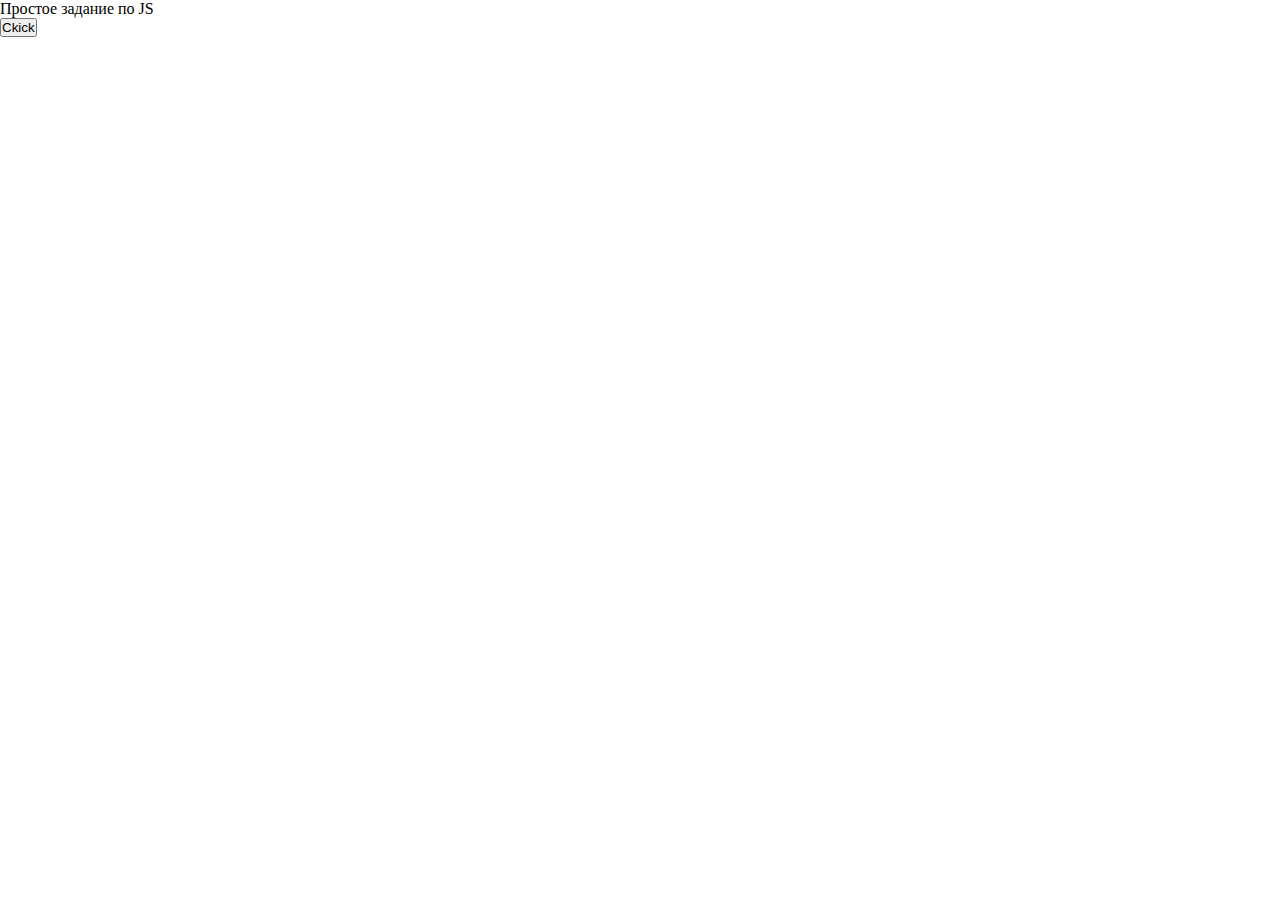
<file: 1.html>
<!DOCTYPE html>
<html lang="en">
<head>
	<meta charset="UTF-8">
	<meta http-equiv="X-UA-Compatible" content="IE=edge">
	<meta name="viewport" content="width=device-width, initial-scale=1.0">
	<link rel="stylesheet" href="./assets/css/style.css">
	<title>Document</title>
</head>
<body>
	<p class="text__1">Простое задание по JS</p>
	<button class="btn__1">Ckick</button>
	<script src="./assets/js/script.js"></script>
</body>
</html>
</file>
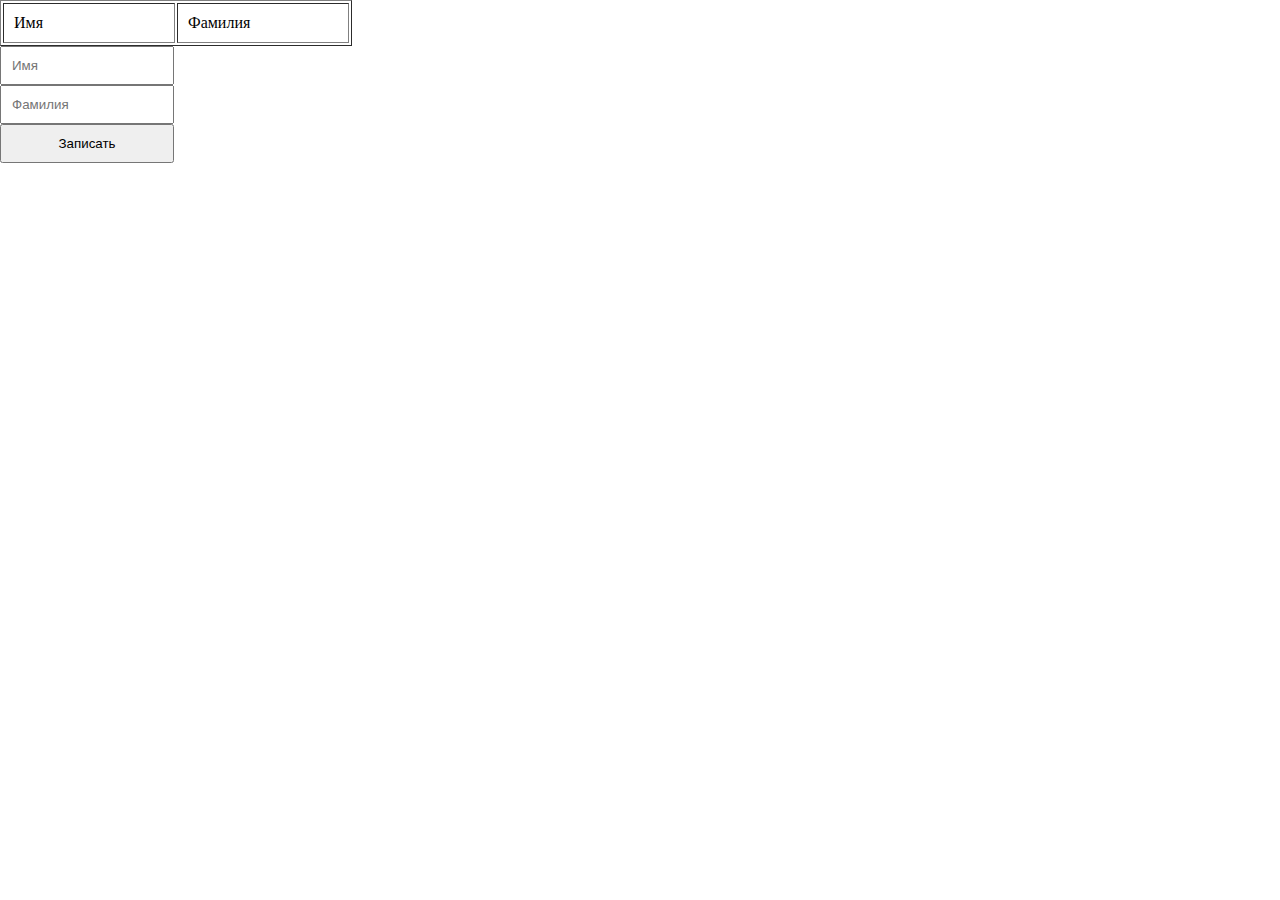
<file: 10.html>
<!DOCTYPE html>
<html lang="en">
<head>
	<meta charset="UTF-8">
	<meta http-equiv="X-UA-Compatible" content="IE=edge">
	<meta name="viewport" content="width=device-width, initial-scale=1.0">
	<link rel="stylesheet" href="./assets/css/style.css">
	<title>Document</title>
</head>
<body>
	<table id="myTable"  border="1">
		<tr><td class="table__10">Имя</td><td class="table__10">Фамилия</td></tr>
	</table>
	<form class="form__10">
		<input type="text" placeholder="Имя" class="input__10" id="input__1">
		<input type="text" placeholder="Фамилия" class="input__10" id="input__2t">
		<input type="button" value="Записать" class="btn__10">
	</form>
	<script src="./assets/js/script.js"></script>
</body>
</html>
</file>
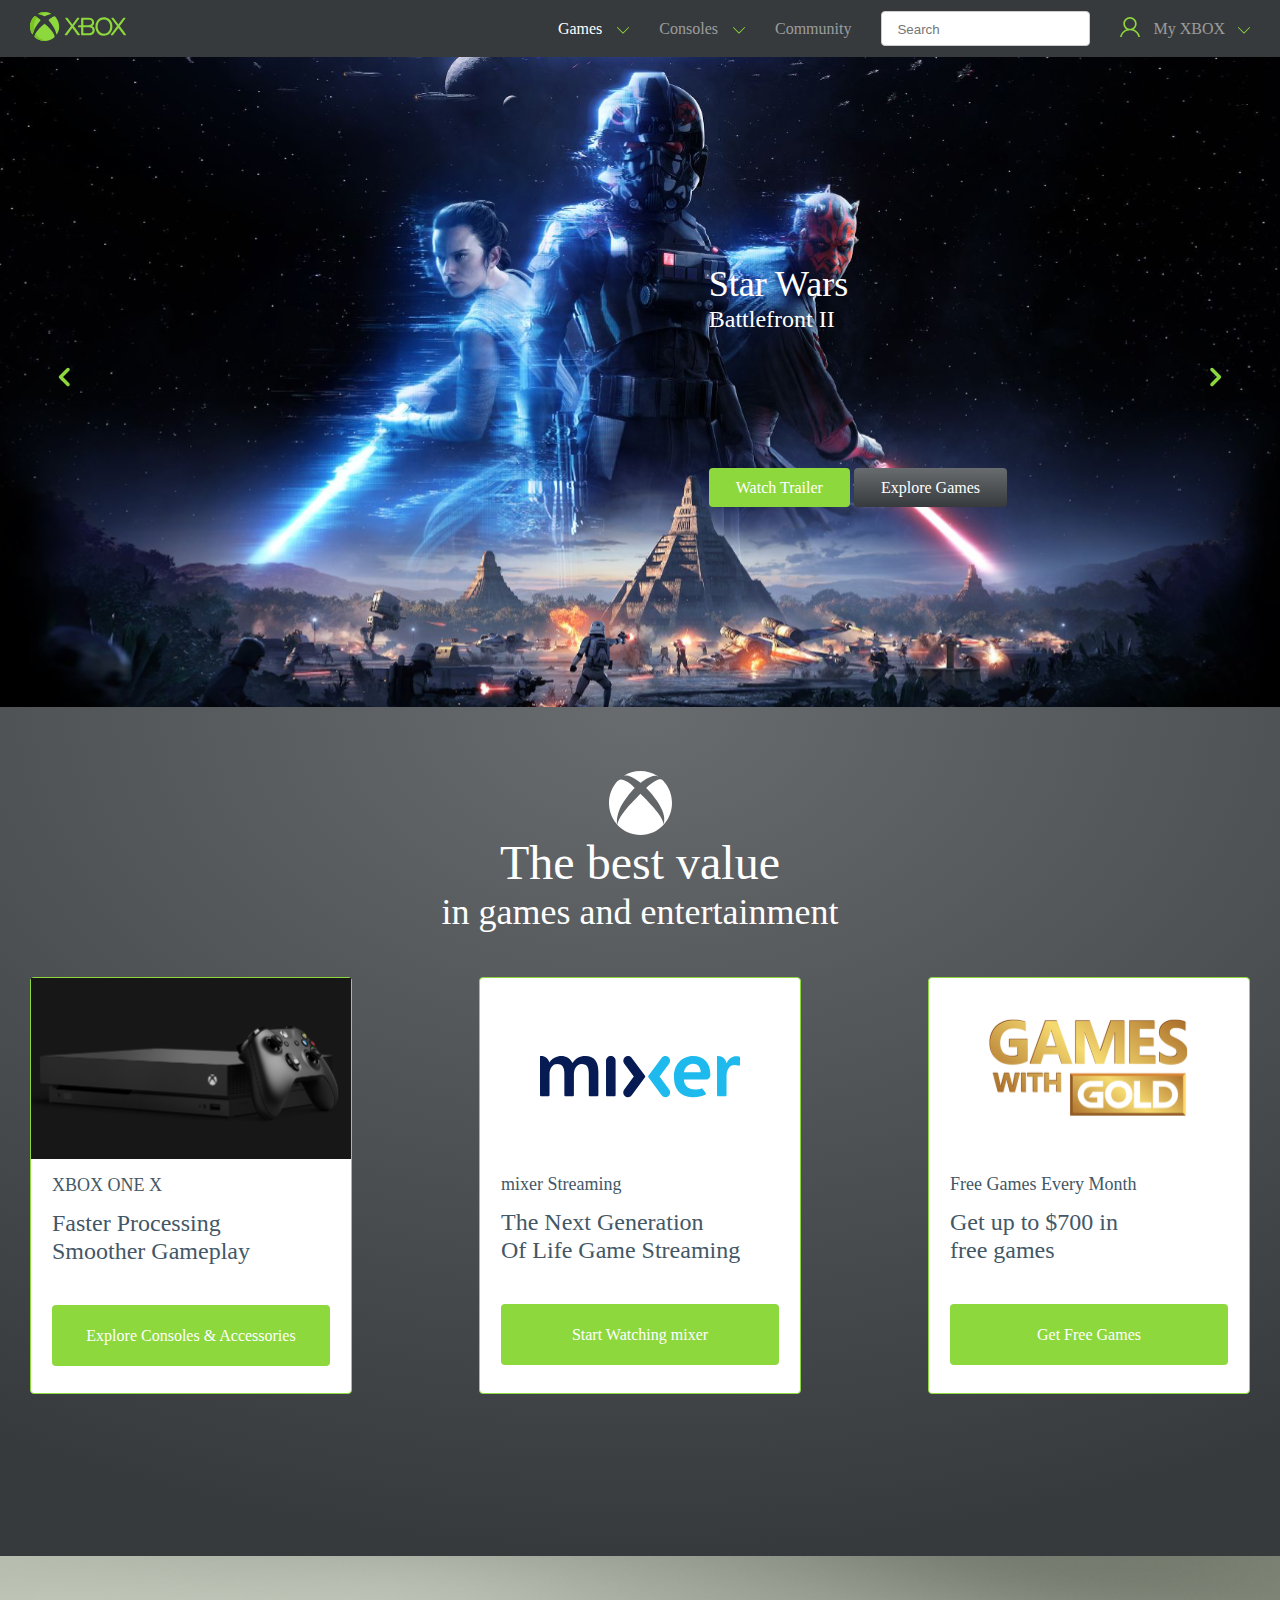
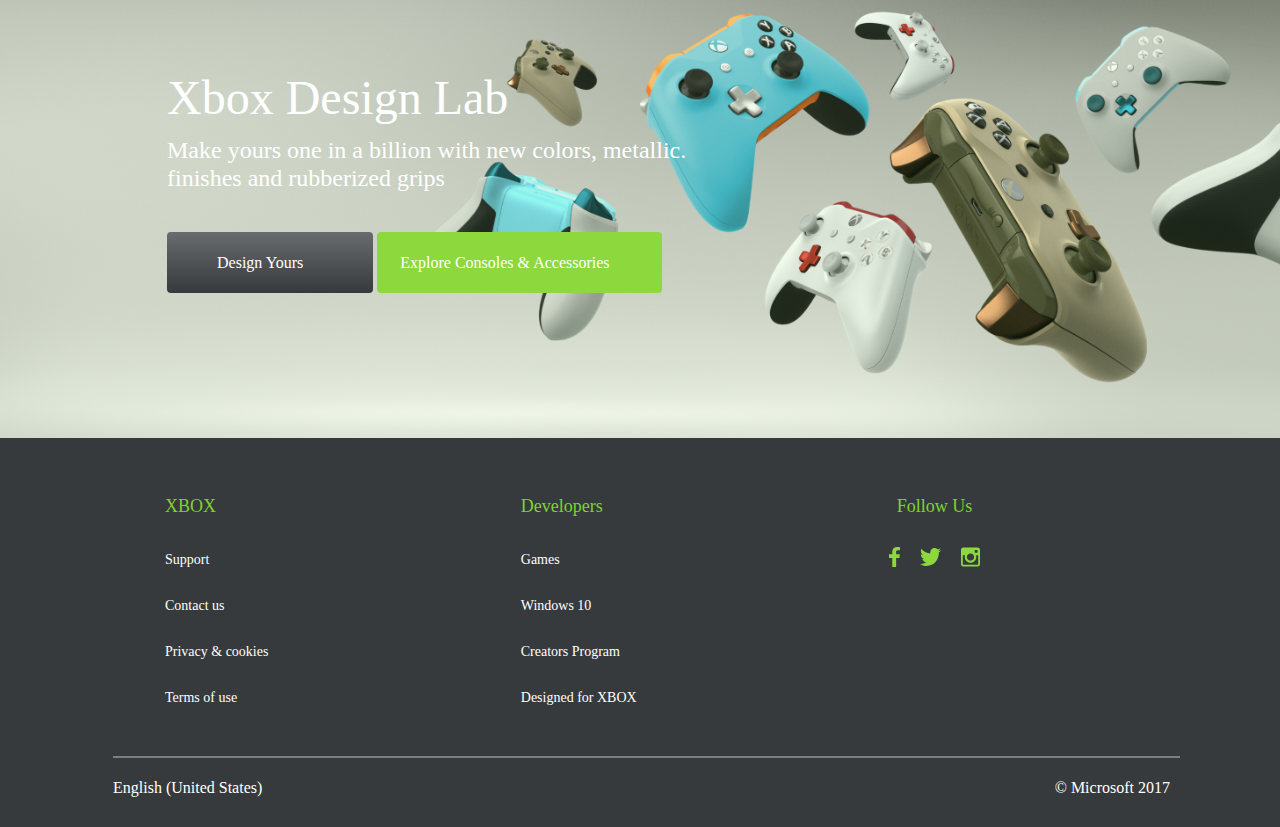
<file: 11.html>
<!DOCTYPE html>
<html lang="en">
<head>
    <meta charset="UTF-8">
    <meta http-equiv="X-UA-Compatible" content="IE=edge">
    <meta name="viewport" content="width=device-width, initial-scale=1.0">
    <link rel="stylesheet" href="./assets/css/style.css">
    <title>Document</title>
</head>
<body>
	<div class="registration">
		<div class="registration-content">
			<header>
				<p class="registration-close">x</p>
					<div class="reg__header">
							<div class="reg__header__title">Registration</div>
					</div>
			</header>
			<main>
					<div class="reg__main">
							<div class="registration__form">
									<input class="form__item"type="name" placeholder="Name">
									<input class="form__item"type="call" placeholder="Phone">
									<input class="form__item"type="email" placeholder="E-mail">
									<input class="form__item"type="password" placeholder="Password">
							</div>
							<button class="reg__btn">Send</button>
							<a class="reg__log"href="#">Log in</a>
					</div>
			</main>
		</div>
	</div>
    <header>
        <div class="header">
            <div class="container">
                <div class="wrap">
                    <a href=""><img class="header__logo" src="./assets/img/xbox.svg"></img></a>
                    <nav>
                        <div class="header__nav">
                            <div class="nav__items">
                                <a class="nav__item nav__item_enter1"href="">Games</a>
                                <a href=""><img src="./assets/img/down-arrow.svg" alt=""></a>
                            </div>
                            <div class="nav__items">
                                <a class="nav__item"href="">Consoles</a>
                                <a href=""><img src="./assets/img/down-arrow.svg" alt=""></a>
                            </div>
                            <a class="nav__item"href="">Community</a>
                            <input class="header__search"type="text" placeholder="Search">
                            <div class="log__in">
                                <a id="modal" ><img src="./assets/img/Shape.svg" alt=""></a>
                                <a id="modal" class="nav__item"> My XBOX</a>
                                <a id="modal" ><img src="./assets/img/down-arrow.svg" alt=""></a>
                            </div>
                        </div>
                        <img class="header__burger"src="./assets/img/burger.png" alt="">
                    </nav>
                </div>
            </div>
        </div>
	</header>
	<main>
			<div class="intro">
					<div class="container container_intro">
							<img class="intro__right__block"src="./assets/img/icon-prev.svg" alt="">
							<div class="wrap wrap_enter">
									<div class="intro__block">
											<div class="intro__titles">
													<h1 class="intro__title">Star Wars</h1>
													<h1 class="intro__title intro__title_enter">Battlefront II</h1>
											</div>
											<div class="intro__btns">
													<button class="intro__btn">Watch Trailer</button>
													<button class="intro__btn intro__btn_enter">Explore Games</button>
											</div>
									</div>
							</div>
							<img class="intro__left__block"src="./assets/img/icon-next.svg" alt="">
					</div>
			</div>
			<div class="home">
					<div class="container container_home">
							<div class="wrap wrap_enter2">
									<div class="home__titles">
											<img src="./assets/img/xbox icon.svg" alt="">
											<div class="intro__title intro__title_enter1">The best value</div>
											<h1 class="intro__title intro__title_home">in games and entertainment</h1>
									</div>
									<div class="home__cards">
											<div class="card__item">
													<img class="card__img1"src="./assets/img/xbox-one-x.svg" alt="">
													<div class="card__taxt">
															<h1 class="card__title">XBOX ONE X</h1>
															<p class="card__text">Faster Processing</p>
															<p class="card__text">Smoother Gameplay</p>
															<button class="intro__btn intro__btn_enter1">Explore Consoles & Accessories</button>
													</div>
											</div>
											<div class="card__item">
													<img class="card__img"src="./assets/img/mixer-logo.svg" alt="">
													<div class="card__taxt">
															<h1 class="card__title">mixer Streaming</h1>
															<p class="card__text">The Next Generation</p>
															<p class="card__text">Of Life Game Streaming</p>
															<button class="intro__btn intro__btn_enter1">Start Watching mixer</button>
													</div>
											</div>
											<div class="card__item">
													<img class="card__img"src="./assets/img/1c93fdc8-0f06-4f34-a54c-7ac2a45c58ae.svg" alt="">
													<div class="card__taxt">
															<h1 class="card__title">Free Games Every Month</h1>
															<p class="card__text">Get up to $700 in </p>
															<p class="card__text"> free games</p>
															<button class="intro__btn intro__btn_enter1">Get Free Games</button>
													</div>
											</div>
									</div>
							</div>
					</div>
			</div>
			<div class="games">
					<div class="game__img">
							<div class="container container_game">
									<div class="wrap wrap_enter2">
											<div class="intro__block">
													<div class="intro__titles intro__titles_game">
															<h1 class="intro__title intro__title_game">Xbox Design Lab</h1>
															<p class="intro__title intro__title_game__sub">Make yours one in a billion with new colors, metallic.</p>
															<p class="intro__title intro__title_game__sub"> finishes and rubberized grips</p>
													</div>
													<div class="intro__btns">
															<button class="intro__btn intro__btn_game__black">Design Yours</button>
															<button class="intro__btn intro__btn_game">Explore Consoles & Accessories</button>
													</div>
											</div>
									</div>
							</div>
					</div>
			</div>
			<div class="description">
					<div class="container container_disc">
							<div class="wrap wrap_disc">
									<div class="description__menu">
											<h1 class="disc__menu__title"href="">XBOX</h1>
											<a class="disc__menu__text"href="">Support</a>
											<a class="disc__menu__text"href="">Contact us</a>
											<a class="disc__menu__text"href="">Privacy & cookies</a>
											<a class="disc__menu__text disc__menu__text_enter"href="">Terms of use</a>
									</div>
									<div class="description__menu">
											<h1 class="disc__menu__title"href="">Developers</h1>
											<a class="disc__menu__text"href="">Games</a>
											<a class="disc__menu__text"href="">Windows 10</a>
											<a class="disc__menu__text"href="">Creators Program</a>
											<a class="disc__menu__text disc__menu__text_enter"href="">Designed for XBOX</a>
									</div>
									<div class="disc__soc">
											<h1 class="disc__menu__title disc__menu__title_enter">Follow Us</h1>
											<div class="disc__icons">
													<img src="./assets/img/Faacebook.svg" alt="">
													<img src="./assets/img/Twitter.svg" alt="">
													<img src="./assets/img/Instagram.svg" alt="">
											</div>
									</div>
							</div>
					</div>
			</div>
	</main>
	<footer>
			<div class="footer">
					<div class="container container_footer">
							<div class="border"></div>
							<div class="wrap wrap_footer">
									<p class="footer__text">English (United States)</p>
									<p class="footer__text">© Microsoft 2017</p>
							</div>
					</div>
			</div>
	</footer>
	<script src="./assets/js/script.js"></script>
</body>
</html>
</file>
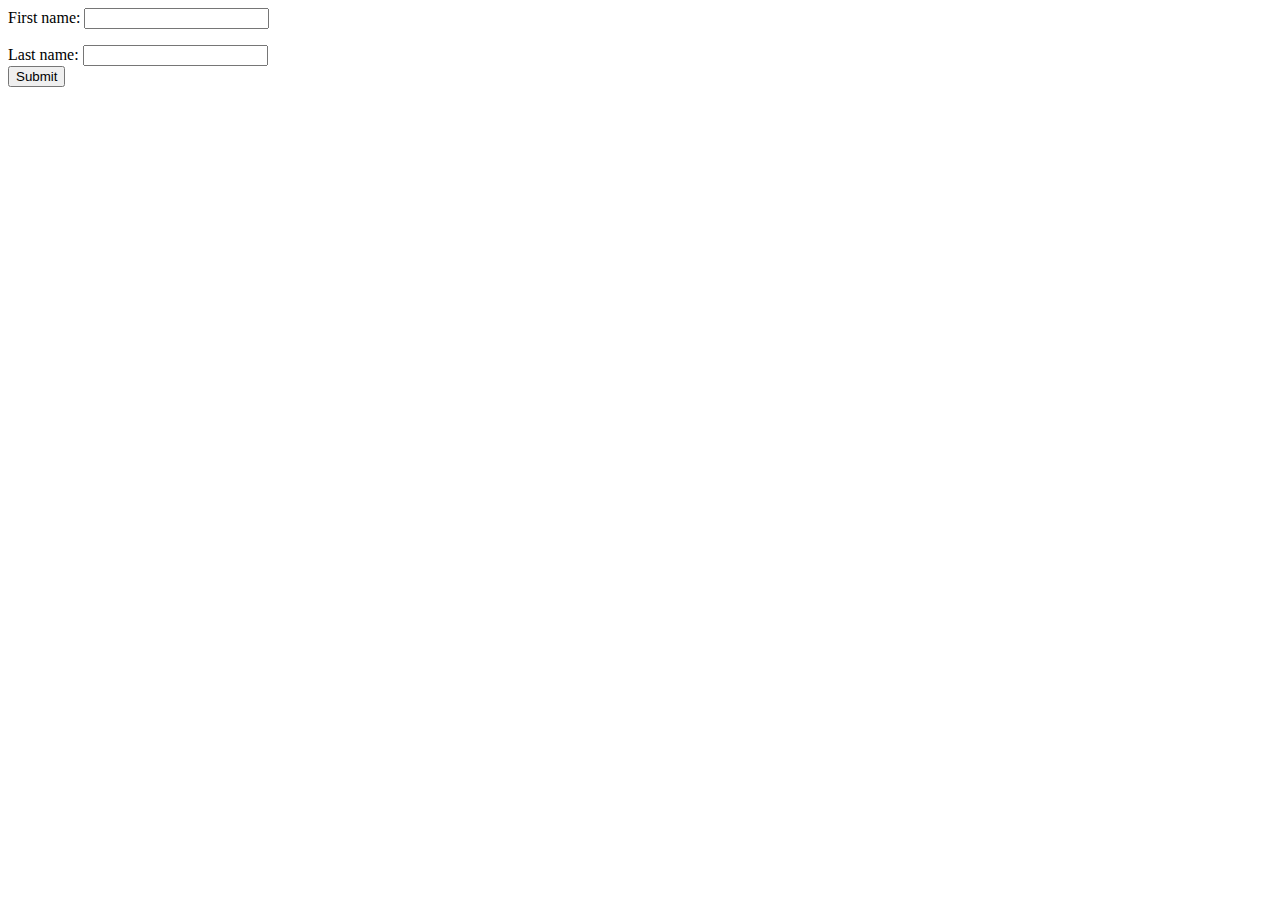
<file: 2.html>
<!DOCTYPE html>
<html lang="en">
<head>
	<meta charset="UTF-8">
	<meta http-equiv="X-UA-Compatible" content="IE=edge">
	<meta name="viewport" content="width=device-width, initial-scale=1.0">
	<title>Document</title>
</head>
<body>
	<form onsubmit="GetFormvalue()">
		First name: <input type="text" name="fname" id="firstn">
		<p></p>
		Last name: <input type="text" name="lname" id="lastn">
	</form>
	<input type="submit" id="btn__2">
	<script src="./assets/js/script.js"></script>
</body>
</html>
</file>
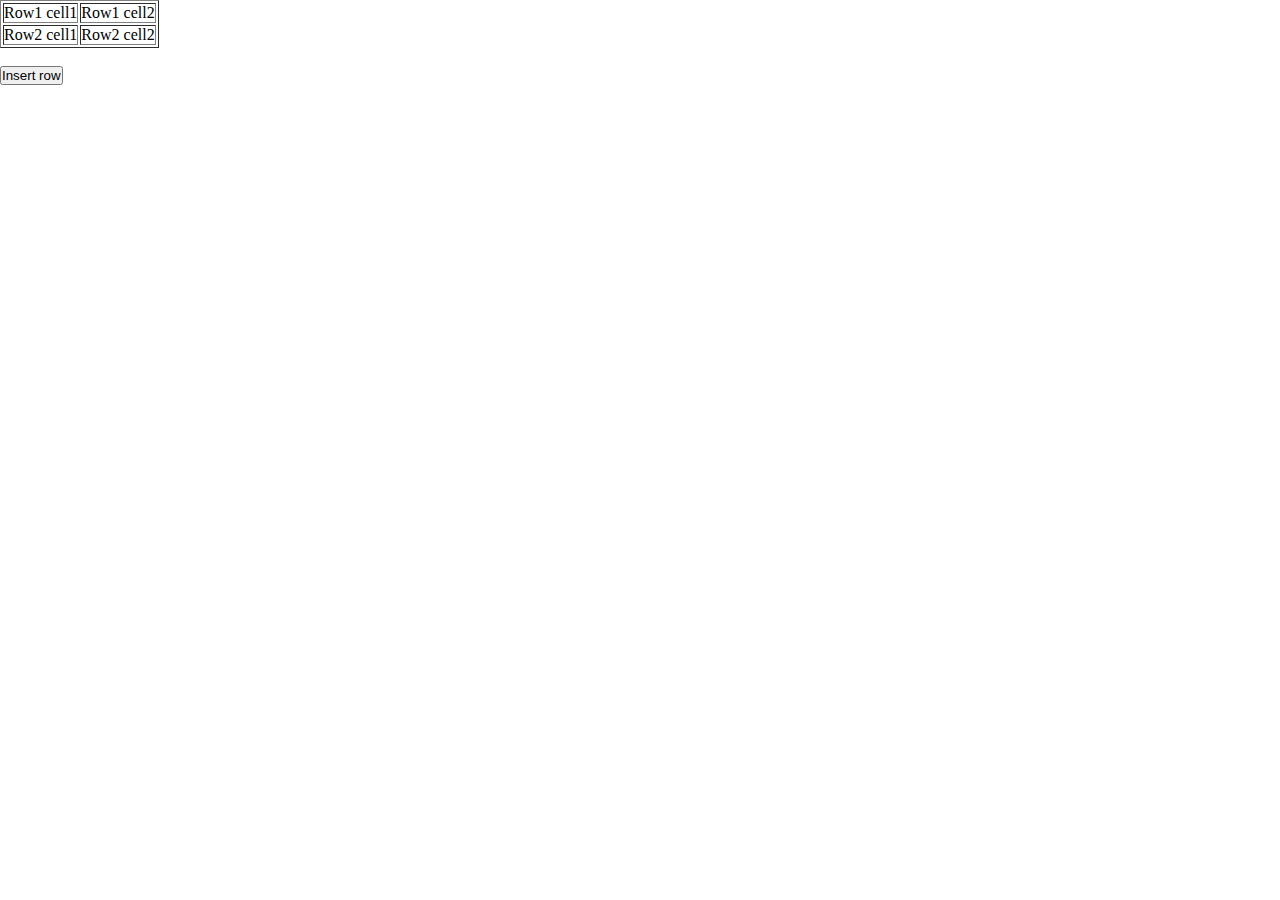
<file: 4.html>
<!DOCTYPE html>
<html lang="en">
<head>
	<meta charset="UTF-8">
	<meta http-equiv="X-UA-Compatible" content="IE=edge">
	<meta name="viewport" content="width=device-width, initial-scale=1.0">
	<link rel="stylesheet" href="./assets/css/style.css">
	<title>Document</title>
</head>
<body>
	<table id="sampleTable" border="1">
		<tr><td>Row1 cell1</td><td>Row1 cell2</td></tr>
		<tr><td>Row2 cell1</td><td>Row2 cell2</td></tr>
	</table><br>
		<input type="button" value="Insert row" class="btn__4">
		<script src="./assets/js/script.js"></script>
</body>
</html>
</file>
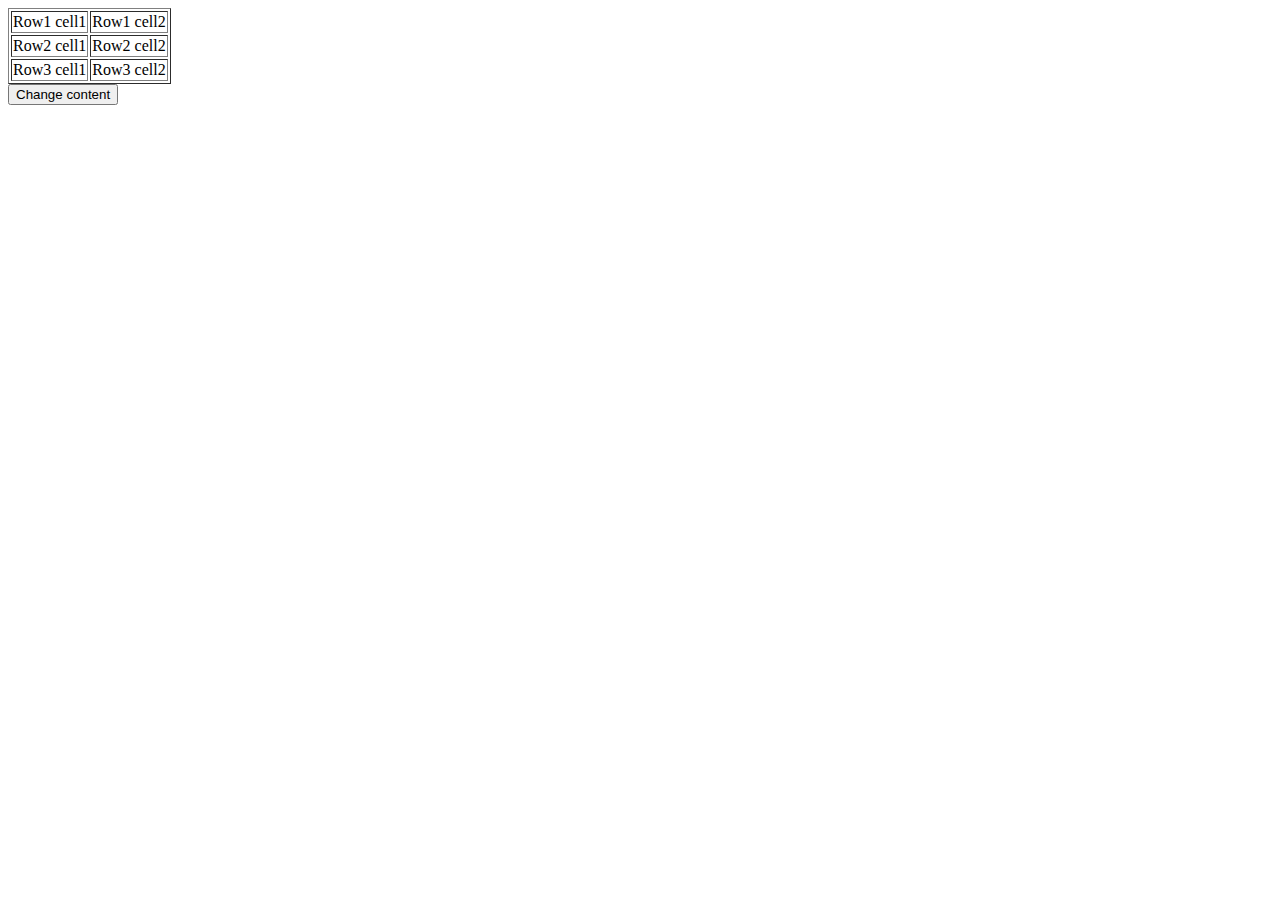
<file: 5.html>
<!DOCTYPE html>
<html lang="en">
<head>
	<meta charset="UTF-8">
	<meta http-equiv="X-UA-Compatible" content="IE=edge">
	<meta name="viewport" content="width=device-width, initial-scale=1.0">
	<title>Document</title>
</head>
<body>
	<table id="myTable" border="1">
		<tr><td>Row1 cell1</td><td>Row1 cell2</td></tr>
		<tr><td>Row2 cell1</td><td>Row2 cell2</td></tr>
		<tr><td>Row3 cell1</td><td>Row3 cell2</td></tr>
	</table>
	<form>
		<input type="button" value="Change content" class="btn__5">
	</form>
	<script src="./assets/js/script.js"></script>
</body>
</html>
</file>
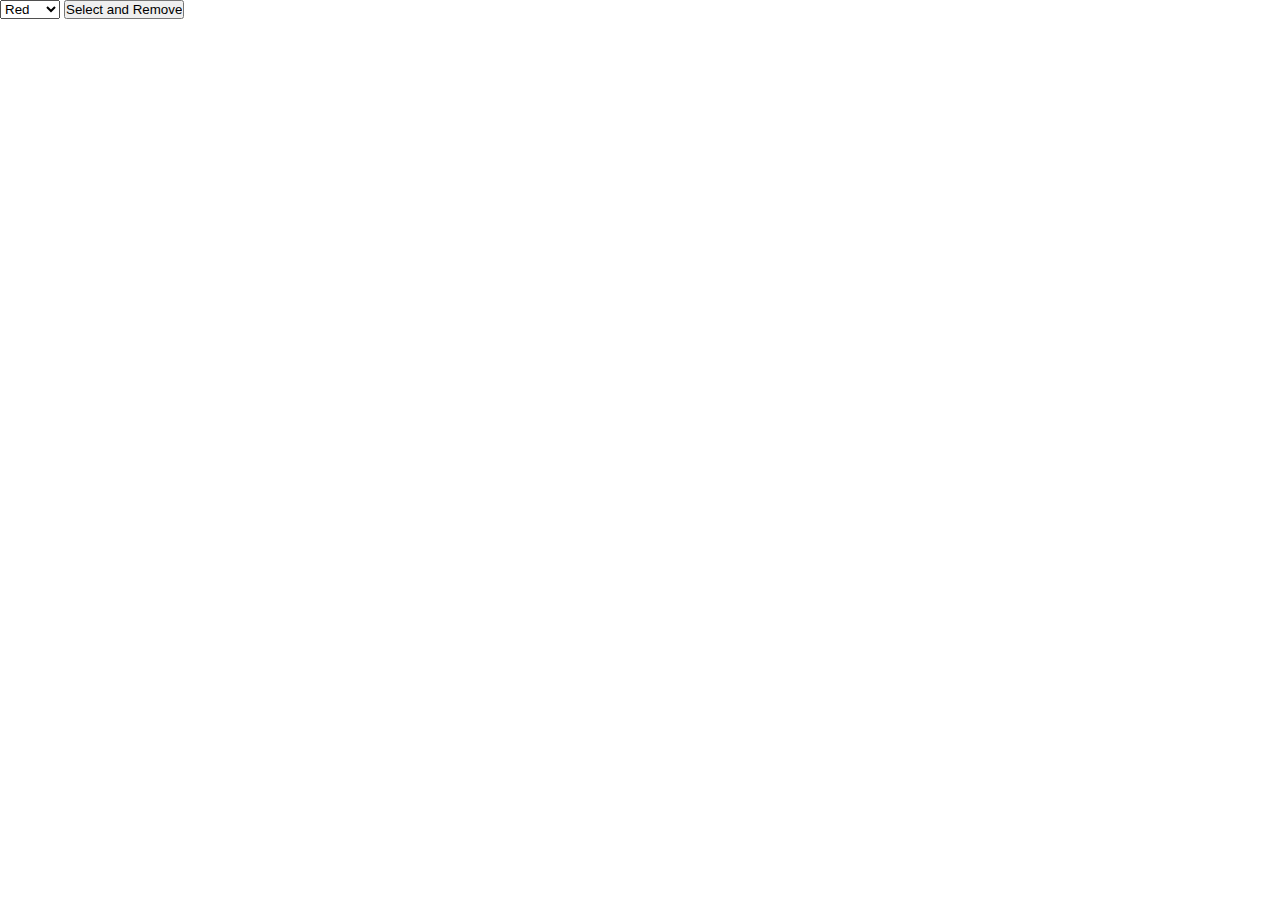
<file: 7.html>
<!DOCTYPE html>
<html lang="en">
<head>
	<meta charset="UTF-8">
	<meta http-equiv="X-UA-Compatible" content="IE=edge">
	<meta name="viewport" content="width=device-width, initial-scale=1.0">
	<link rel="stylesheet" href="./assets/css/style.css">
	<title>Document</title>
</head>
<body>
	<form>
		<select id="colorSelect">
			<option>Red</option>
			<option>Green</option>
			<option>White</option>
			<option>Black</option>
		</select>
		<input type="button" value="Select and Remove" class="btn__7">
	</form>
	<script src="./assets/js/script.js"></script>
</body>
</html>
</file>
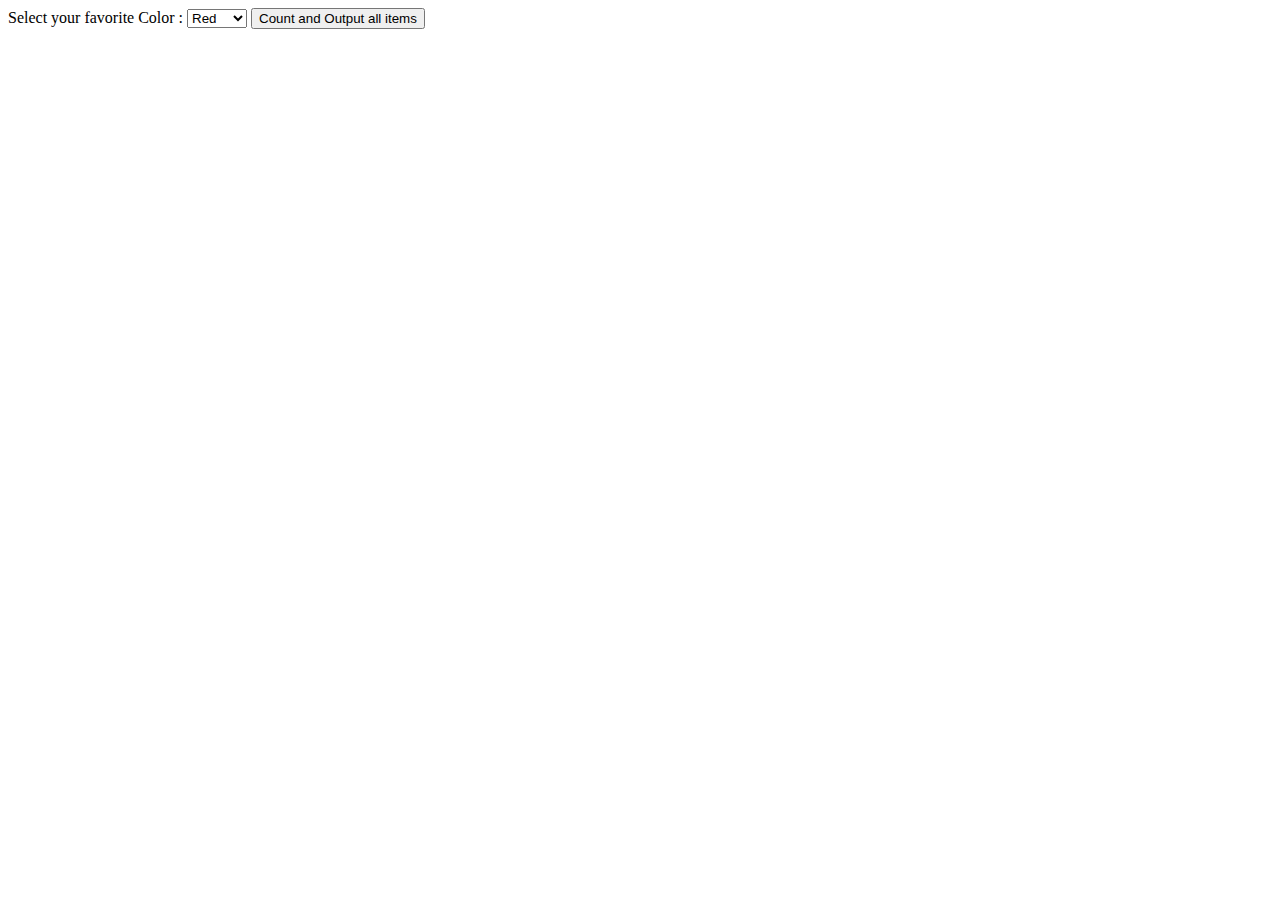
<file: 8.html>
<!DOCTYPE html>
<html lang="en">
<head>
	<meta charset="UTF-8">
	<meta http-equiv="X-UA-Compatible" content="IE=edge">
	<meta name="viewport" content="width=device-width, initial-scale=1.0">
	<title>Document</title>
</head>
<body>
	<form>
		Select your favorite Color :
		<select id="mySelect">
			<option>Red</option>
			<option>Green</option>
			<option>Blue</option>
			<option>White</option> 	
		</select>
		<input class="btn__8" type="button" value="Count and Output all items">
	</form>
	<script src="./assets/js/script.js"></script>
</body>
</html>
</file>
<file: assets/css/style.css>
*{
	padding: 0;
	margin: 0;
	text-decoration: none;
}

/* index */
.index__body {
	display: flex;
	flex-direction: column;
	gap: 40px;
	align-items: center;
	justify-content: center;
}

.index__links {
	display: flex;
	flex-direction: column;
	gap: 20px;	
}

.index__a{
	color: black;
}

/* 3 */
.ps {
	display: flex;
	flex-direction: column;
	gap: 20px;
	align-items: center;
	justify-content: center;
}

.p__3 span  {
	color: red;
}
.p__3 {
	font-size: 30px;
	color: back;
}


/* 7 */
.fdsg span {
	color: red;
}


/* 10 */
.table__10 {
	width: 150px;
	padding: 10px;
}

.form__10 {
	display: flex;
	flex-direction: column;
}

.input__10 {
	padding: 10px;
	width: 150px;
}

.btn__10 {
	padding: 10px;
	width: 174px;
}

@font-face {
	font-family: "Robeto";
	src: url("../fonts/");
}

@font-face {
	font-family: "Robeto-bold";
	src: url("../fonts/Roboto-Bold.ttf");
}

/* header */

.header {
	background-color: #373A3C;
}

.container {
	margin: 0 auto;
	max-width: 1440px;
	padding: 11px 163px;
}

.wrap {
	justify-content: space-between;
	align-items: center;
	display: flex;
}

.header__nav {
	gap: 30px;
	align-items: center;
	display: flex;
}

.nav__items {
	align-items: center;
	display: flex;
	gap: 15px;
}

.nav__item {
	font-family: 'Roboto';
	font-size: 16px;
	color: rgba(255, 255, 255, 0.5);
}

.nav__item_enter1 {
	color: #FFFFFF;
}

.header__search {
	padding: 10px 15px 8px;
	background: #FFFFFF;
	border: 1px solid #CCCCCC;
	border-radius: 4px;
}

.log__in {
	cursor: pointer;
	gap: 13px;
	align-items: center;
	display: flex;
}

.header__burger {
	display: none;
}

/* header adaptive */
@media (max-width: 1280px) {
	.container {
			padding-right: 30px;
			padding-left: 30px;
	}
}

@media (max-width: 850px) {
	.header__nav {
			display: none;
	}
	.header__burger {
			display: block;
	}
}

/* intro */

.intro {
	background: url(../img/Star-Wars-Battlefront-II-combat.svg) no-repeat center center/cover ;
	margin: auto;
	position: relative;
}

.container_intro {
	padding: 206px 273px 200px 206px;
}

.intro__right__block {
	top: 310px;
	left: 58px;
	position: absolute;
}

.intro__left__block {
	top: 310px;
	right: 58px;
	position: absolute;
}

.wrap_enter {
	align-items: end;
	flex-direction: column;
}

.intro__titles {
	margin-bottom: 135px;
}

.intro__title {
	font-family: 'Roboto';
	font-weight: 400;
	font-size: 36px;
	line-height: 42px;

	color: #FFFFFF;
}

.intro__title_enter {
	font-size: 24px;
	line-height: 28px;
}

.intro__btns {
	gap: 13px;
}

.intro__btn {
	border: none;
	font-family: 'Roboto';
	padding: 9px 27px;
	font-weight: 400;
	font-size: 16px;
	line-height: 21px;
	color: #FFFFFF;
	background: #8DD83D;
	border-radius: 4px;
}

.intro__btn_enter {
	background: linear-gradient(180deg, #686C6F 0%, #373A3C 100%);
	border-radius: 4px;
}

/* intro adaptive */
@media (max-width: 850px) {
	.container_intro {
			padding-right: 70px;
			padding-left: 70px;
	}
}

@media (max-width: 530px) {
	.intro__btns {
			flex-direction: column;
	}
	.intro__btn {
			margin-bottom: 20px;
	}
	.intro__btns {
			display: flex;
			align-items: center;
	}
}

/* home */

.home {
	background: radial-gradient(100% 100% at 50% 0%, #686C6F 0%, #373A3C 100%);
}

.container_home {
	padding: 64px 160px 162px;
}

.wrap_enter2 {
	align-items: unset;
	flex-direction: column;
}

.home__titles {
	display: flex;
	flex-direction: column;
	align-items: center;
	margin-bottom: 44px;
}

.intro__title_enter1 {
	font-size: 48px;
	line-height: 56px;
}

.home__cards {
	display: flex;
	justify-content: space-between;
}

.card__img1 {
	width: 320px;
}

.card__img {
	align-self: center;
	width: 200px;
	height: 180px;
}

.card__taxt {
	display: flex;
	flex-direction: column;
	padding: 16px 21px 27px;
}

.card__item {
	display: flex;
	width: 320px;
	flex-direction: column;
	background: #FFFFFF;
	border: 1px solid #8DD83D;
	border-radius: 4px;
}

.card__title {
	margin-bottom: 13px;
	font-family: 'Roboto';
	font-weight: 400;
	font-size: 18px;
	line-height: 21px;
	color: #435766;
}

.card__text {
	font-family: 'Roboto';
	font-weight: 400;
	font-size: 24px;
	line-height: 28px;
	color: #435766;
}

.intro__btn_enter1 {
	padding: 20px 34px;
	font-size: 16px;
	line-height: 21px;
	margin-top: 40px;
}

.wrap_enter2 {
	justify-content: start;
}

/* home adaptive  */

@media (max-width: 1280px) {
	.container_home {
			padding-left: 30px;
			padding-right: 30px;
	}
}

@media (max-width: 1024px) {
	.home__cards {
			flex-direction: column;
			align-items: center;
	}
	.card__item {
			margin-bottom: 20px;
	}
}

@media (max-width: 500px) { 
	.intro__title_enter1 {
			font-size: 36px;
	}
	.intro__title_home {
			text-align: center;
	}
}

/* games */

.games {
	margin: auto;
	background: url(../img/Rectangle.svg) no-repeat center center / cover;
}

.game__img {
	margin: 0 auto;
	z-index: 10;
	background: radial-gradient(100% 100% at 50% 0%, rgba(193, 255, 127, 0.1) 0%, rgba(141, 216, 61, 0.1) 100%);
}

.container_game {
	padding: 114px 167px 145px;
}

.intro__titles_game {
	margin-bottom: 40px;
}

.intro__title_game {
	font-size: 48px;
	line-height: 56px;
	margin-bottom: 10px;
}

.intro__title_game__sub {
	font-size: 24px;
	line-height: 28px;
}

.intro__btn_game__black {
	font-weight: 400;
	font-size: 16px;
	background: linear-gradient(180deg, #686C6F 0%, #373A3C 100%);
	padding: 20px 70px 20px 50px;
}

.intro__btn_game {
	font-size: 16px;
	padding: 20px 52px 20px 23px;
}

/* game adaptive */
@media (max-width: 850px) {
	.container_game {
			padding-right: 30px;
			padding-left: 30px;
	}
}
@media (max-width: 850px) {
	.intro__btn_game {
			padding: none;
	}
}


/*  description */


.description {
	background-color: #373A3C;
}

.container_disc {
	padding: 58px 300px 50px 165px;
}   

.description__menu {
	display: flex;
	flex-direction: column;
}

.wrap_disc {
	align-items: flex-start;
	justify-content: space-between;
}

.disc__menu__title {
	font-family: 'Roboto';
	font-weight: 400;
	font-size: 18px;
	line-height: 21px;
	color: #7DD42F;
	margin-bottom: 35px;
}

.disc__menu__text {
	font-family: 'Roboto';
	font-weight: 400;
	font-size: 14px;
	line-height: 16px;
	color: #FFFFFF;
	margin-bottom: 30px;
}

.disc__menu__text_enter {
	margin-bottom: 0px;
}

.disc__icons {
	display: flex;
	gap: 20px;
}

.disc__menu__title_enter {
	text-align: center;
	margin-bottom: 30px;
}

/* description adaptive */
@media (max-width: 850px) {
	.container_disc {
			padding-right: 30px;
			padding-left: 30px;
	}
}

/* footer  */ 

.footer {
	background-color: #373A3C;
}

.container_footer {
	padding: 0px 100px 30px 113px;
}

.wrap_footer {
	margin-right: 10px;
}

.footer__text {
	font-family: 'Roboto';
	font-weight: 400;
	font-size: 16px;
	line-height: 19px;
	color: #FFFFFF;
}

.border {
	mix-blend-mode: normal;
	opacity: 0.35;
	border: 1px solid #FFFFFF;
	margin-bottom: 20px;
}

.registration{
	z-index: 1;
	position: fixed;
	display: none;
	width: 100%;
	left: 0;
	right: 0;
	overflow: auto;
	background: rgb(0, 0, 0, 0.8);
}

.registration-content {
	position: relative;
	max-width: 300px;
	padding: 40px 40px;
	margin: 15% auto;
	background: #FDFDFF;
	box-shadow: 0px 0px 30px rgba(0, 29, 108, 0.1);
}

.registration-close {
	cursor: pointer;
	font-size: 40px;
	color: red;
	position: absolute;
	right: 15px;
	top: 5px;
}

.reg__header__title {
	font-family: 'Roboto';
	font-weight: 500;
	font-size: 20px;
	line-height: 23px;
	text-align: center;
	color: #979797;
}

.reg__header {
	margin-bottom: 25px;
}

.reg__main {
	display: flex;
	flex-direction: column;
	align-items: center;
}
	
.registration__form{
	display: flex;
	flex-direction: column;
	align-items: center;
}

.form__item {
	margin-bottom: 15px;
	padding: 13px 16px;
	border: none;
	background: #FFFFFF;
	box-shadow: 0px 0px 5px 2px rgba(0, 29, 108, 0.07);
	border-radius: 5px;
}

.reg__btn {
	border: none;
	padding: 15px 80px;
	font-family: 'Roboto';
	font-weight: 700;
	font-size: 17px;
	color: #FDFDFF;
	margin-top: 5px;
	background: #8DD83D;
	box-shadow: 0px 10px 10px rgba(0, 0, 0, 0.1);
	margin-bottom: 16px;
}

.reg__log {
	font-family: 'Roboto';
	font-weight: 400;
	font-size: 13px;
	color: rgba(0, 0, 0, 0.5);
}

/* footer adaptive */
@media (max-width: 850px) {
	.container_footer {
			padding-right: 30px;
			padding-left: 30px;
	}
}
</file>
